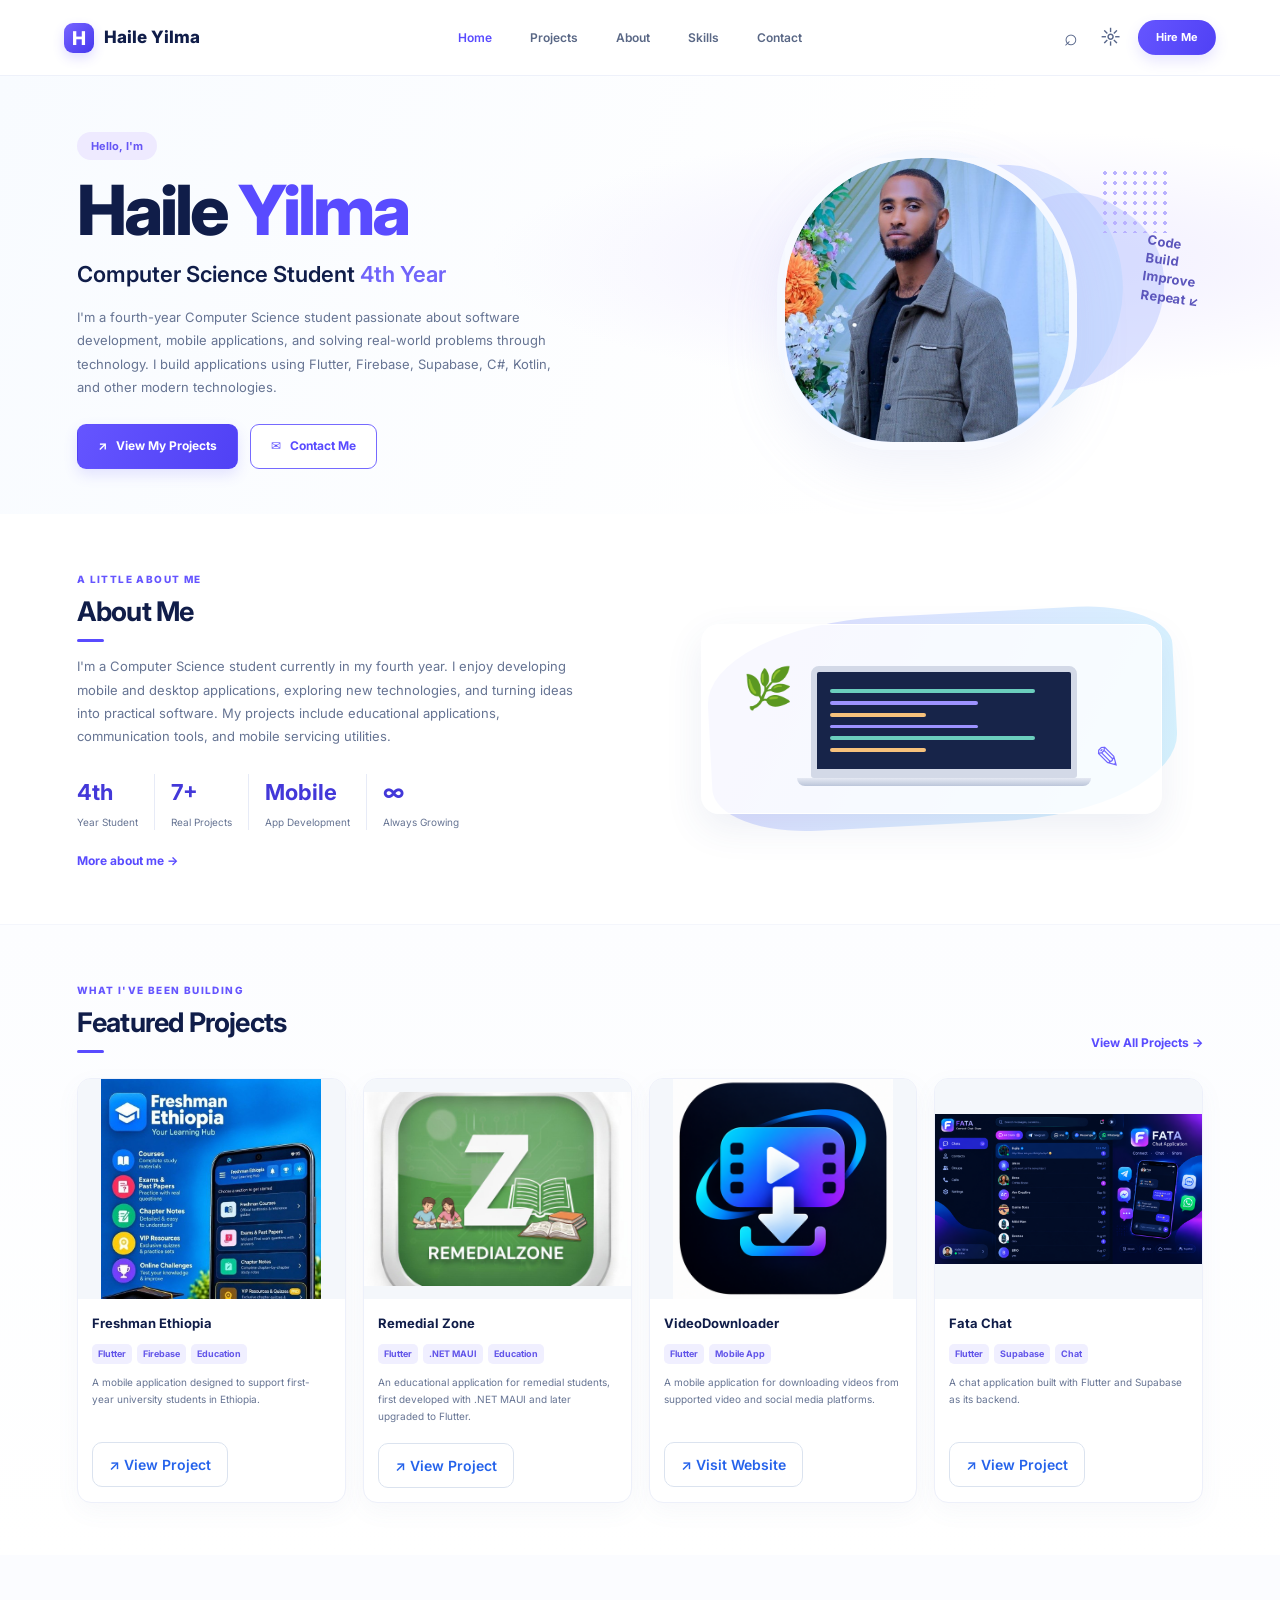
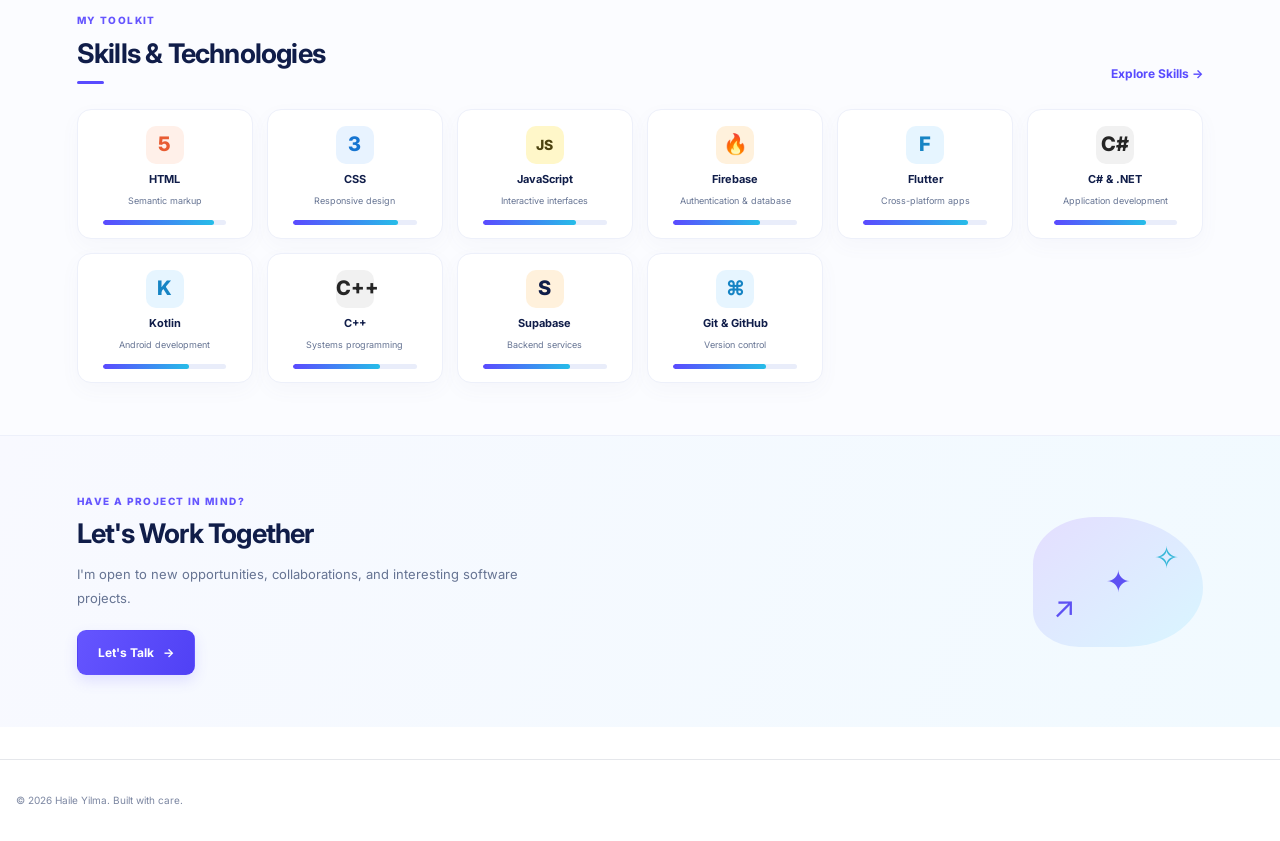
<file: index.html>
<!DOCTYPE html>
<html lang="en">
<head>
  <meta charset="UTF-8">
  <meta name="viewport" content="width=device-width, initial-scale=1.0">
  <meta name="description" content="Haile Yilma — fourth-year Computer Science student, Flutter developer, and software developer.">

  <title>Haile Yilma | Computer Science Student & Developer</title>

  <link rel="preconnect" href="https://fonts.googleapis.com">
  <link rel="preconnect" href="https://fonts.gstatic.com" crossorigin>
  <link href="https://fonts.googleapis.com/css2?family=Inter:wght@400;500;600;700;800&display=swap" rel="stylesheet">

  <link rel="stylesheet" href="css/style.css">
</head>

<body class="home-page">

  <!-- ================= HEADER ================= -->
  <header class="site-header">
    <a class="brand" href="index.html">
      <span class="brand-mark">H</span>
      <span>Haile Yilma</span>
    </a>

    <button
      class="mobile-menu-toggle"
      aria-label="Toggle navigation"
      aria-expanded="false"
    ></button>

    <nav class="main-nav" aria-label="Main navigation">
      <a class="active" href="index.html">Home</a>
      <a href="project.html">Projects</a>
      <a href="about.html">About</a>
      <a href="about.html#skills">Skills</a>
      <a href="contact.html">Contact</a>
    </nav>

    <div class="header-actions">
      <a class="icon-link" href="contact.html" aria-label="Contact">⌕</a>
      <button class="theme-toggle" aria-label="Toggle color theme">☼</button>
      <a class="button button-small button-primary" href="contact.html">Hire Me</a>
    </div>
  </header>

  <main>

    <!-- ================= HERO SECTION ================= -->
    <section class="hero-section">

      <div class="hero-copy">
        <span class="eyebrow-pill">Hello, I'm</span>

        <h1>Haile <span>Yilma</span></h1>

        <h2>
          Computer Science Student
          <span class="year-label">4th Year</span>
        </h2>

        <p>
          I'm a fourth-year Computer Science student passionate about
          software development, mobile applications, and solving real-world
          problems through technology. I build applications using Flutter,
          Firebase, Supabase, C#, Kotlin, and other modern technologies.
        </p>

        <div class="hero-buttons">
          <a class="button button-primary" href="project.html">
            ↗ &nbsp; View My Projects
          </a>

          <a class="button button-outline" href="contact.html">
            ✉ &nbsp; Contact Me
          </a>
        </div>

        
      </div>

      <div class="hero-visual">
        <div class="hero-orb orb-one"></div>
        <div class="hero-orb orb-two"></div>

        <!-- Your actual profile photo -->
        <div class="portrait-placeholder">
          <img
            src="assets/haile-yilmas.jpg"
            alt="Haile Yilma"
            class="profile-photo"
          >
        </div>

        <div class="dot-pattern"></div>

        <div class="hand-note">
          Code<br>
          Build<br>
          Improve<br>
          Repeat ↙
        </div>
      </div>

    </section>

    <!-- ================= ABOUT PREVIEW ================= -->
    <section class="about-preview section-shell">

      <div class="section-copy">
        <span class="section-kicker">A LITTLE ABOUT ME</span>

        <h2>About Me</h2>

        <p>
          I'm a Computer Science student currently in my fourth year.
          I enjoy developing mobile and desktop applications, exploring
          new technologies, and turning ideas into practical software.
          My projects include educational applications, communication
          tools, and mobile servicing utilities.
        </p>

        <div class="stat-row">
          <div>
            <strong>4th</strong>
            <span>Year Student</span>
          </div>

          <div>
            <strong>7+</strong>
            <span>Real Projects</span>
          </div>

          <div>
            <strong>Mobile</strong>
            <span>App Development</span>
          </div>

          <div>
            <strong>∞</strong>
            <span>Always Growing</span>
          </div>
        </div>

        <a class="text-link" href="about.html">
          More about me →
        </a>
      </div>

      <div class="workspace-visual">
        <div class="workspace-shape"></div>

        <div class="workspace-card">
          <div class="workspace-plant">🌿</div>

          <div class="laptop">
            <div class="laptop-screen">
              <div class="code-line long"></div>
              <div class="code-line medium"></div>
              <div class="code-line short"></div>
              <div class="code-line medium"></div>
              <div class="code-line long"></div>
              <div class="code-line short"></div>
            </div>
            <div class="laptop-base"></div>
          </div>

          <div class="notebook">✎</div>
        </div>
      </div>

    </section>

    <!-- ================= FEATURED PROJECTS ================= -->
    <section class="featured-section section-shell">

      <div class="section-heading">
        <div>
          <span class="section-kicker">WHAT I'VE BEEN BUILDING</span>
          <h2>Featured Projects</h2>
        </div>

        <a class="text-link" href="project.html">
          View All Projects →
        </a>
      </div>

      <div class="project-grid">

        <!-- PROJECT 1: FRESHMAN ETHIOPIA -->
        <article class="project-card">

          <div class="project-thumb real-project-thumb">
            <img
              src="assets/freshman-ethiopia.jpg"
              alt="Freshman Ethiopia mobile application"
              loading="lazy"
            >
          </div>

          <div class="project-card-body">
            <h3>Freshman Ethiopia</h3>

            <div class="tag-list">
              <span>Flutter</span>
              <span>Firebase</span>
              <span>Education</span>
            </div>

            <p>
              A mobile application designed to support first-year
              university students in Ethiopia.
            </p>

            <div class="project-links">
              <a href="project.html">↗ View Project</a>
            </div>
          </div>

        </article>

        <!-- PROJECT 2: REMEDIAL ZONE -->
        <article class="project-card">

          <div class="project-thumb real-project-thumb">
            <img
              src="assets/remedial-zone.jpg"
              alt="Remedial Zone educational application"
              loading="lazy"
            >
          </div>

          <div class="project-card-body">
            <h3>Remedial Zone</h3>

            <div class="tag-list">
              <span>Flutter</span>
              <span>.NET MAUI</span>
              <span>Education</span>
            </div>

            <p>
              An educational application for remedial students,
              first developed with .NET MAUI and later upgraded to Flutter.
            </p>

            <div class="project-links">
              <a href="project.html">↗ View Project</a>
            </div>
          </div>

        </article>

        <!-- PROJECT 3: VIDEODOWNLOADER -->
        <article class="project-card">

          <div class="project-thumb real-project-thumb">
            <img
              src="assets/video-downloader.png"
              alt="VideoDownloader mobile application"
              loading="lazy"
            >
          </div>

          <div class="project-card-body">
            <h3>VideoDownloader</h3>

            <div class="tag-list">
              <span>Flutter</span>
              <span>Mobile App</span>
            </div>

            <p>
              A mobile application for downloading videos from supported
              video and social media platforms.
            </p>

            <div class="project-links">
              <a
                href="https://engineeralexo.github.io/VideoDownloader/"
                target="_blank"
                rel="noopener noreferrer"
              >↗ Visit Website</a>
            </div>
          </div>

        </article>

        <!-- PROJECT 4: FATA CHAT -->
        <article class="project-card">

          <div class="project-thumb real-project-thumb">
            <img
              src="assets/fata-chat.png"
              alt="Fata chat application"
              loading="lazy"
            >
          </div>

          <div class="project-card-body">
            <h3>Fata Chat</h3>

            <div class="tag-list">
              <span>Flutter</span>
              <span>Supabase</span>
              <span>Chat</span>
            </div>

            <p>
              A chat application built with Flutter and Supabase
              as its backend.
            </p>

            <div class="project-links">
              <a href="project.html">↗ View Project</a>
            </div>
          </div>

        </article>

      </div>

    </section>

    <!-- ================= SKILLS ================= -->
    <section class="skills-section section-shell" id="skills">

      <div class="section-heading">
        <div>
          <span class="section-kicker">MY TOOLKIT</span>
          <h2>Skills & Technologies</h2>
        </div>

        <a class="text-link" href="about.html#skills">
          Explore Skills →
        </a>
      </div>

      <div class="skills-grid">

        <div class="skill-card">
          <span class="skill-icon html-icon">5</span>
          <b>HTML</b>
          <small>Semantic markup</small>
          <div class="skill-track"><i style="width:90%"></i></div>
        </div>

        <div class="skill-card">
          <span class="skill-icon css-icon">3</span>
          <b>CSS</b>
          <small>Responsive design</small>
          <div class="skill-track"><i style="width:85%"></i></div>
        </div>

        <div class="skill-card">
          <span class="skill-icon js-icon">JS</span>
          <b>JavaScript</b>
          <small>Interactive interfaces</small>
          <div class="skill-track"><i style="width:75%"></i></div>
        </div>

        <div class="skill-card">
          <span class="skill-icon firebase-icon">🔥</span>
          <b>Firebase</b>
          <small>Authentication & database</small>
          <div class="skill-track"><i style="width:70%"></i></div>
        </div>

        <div class="skill-card">
          <span class="skill-icon code-icon">F</span>
          <b>Flutter</b>
          <small>Cross-platform apps</small>
          <div class="skill-track"><i style="width:85%"></i></div>
        </div>

        <div class="skill-card">
          <span class="skill-icon git-icon">C#</span>
          <b>C# & .NET</b>
          <small>Application development</small>
          <div class="skill-track"><i style="width:75%"></i></div>
        </div>

        <div class="skill-card">
          <span class="skill-icon code-icon">K</span>
          <b>Kotlin</b>
          <small>Android development</small>
          <div class="skill-track"><i style="width:70%"></i></div>
        </div>

        <div class="skill-card">
          <span class="skill-icon git-icon">C++</span>
          <b>C++</b>
          <small>Systems programming</small>
          <div class="skill-track"><i style="width:70%"></i></div>
        </div>

        <div class="skill-card">
          <span class="skill-icon firebase-icon">S</span>
          <b>Supabase</b>
          <small>Backend services</small>
          <div class="skill-track"><i style="width:70%"></i></div>
        </div>

        <div class="skill-card">
          <span class="skill-icon code-icon">⌘</span>
          <b>Git & GitHub</b>
          <small>Version control</small>
          <div class="skill-track"><i style="width:75%"></i></div>
        </div>

      </div>

    </section>

    <!-- ================= CONTACT CTA ================= -->
    <section class="contact-cta section-shell">

      <div>
        <span class="section-kicker">HAVE A PROJECT IN MIND?</span>

        <h2>Let's Work Together</h2>

        <p>
          I'm open to new opportunities, collaborations,
          and interesting software projects.
        </p>

        <a class="button button-primary" href="contact.html">
          Let's Talk &nbsp; →
        </a>
      </div>

      <div class="cta-art">
        <span>✦</span>
        <span>✧</span>
        <span>↗</span>
      </div>

    </section>

  </main>

  <!-- ================= FOOTER ================= -->
  <footer class="site-footer" style="text-align: center; padding: 2rem 1rem; border-top: 1px solid #e5e7eb; margin-top: 2rem;">
    <span>
      © <span id="year"></span> Haile Yilma. Built with care.
    </span>
  </footer>

  <script src="js/main.js"></script>

  <!-- Image and layout improvements -->
  <style>
    .portrait-placeholder {
      overflow: hidden;
      padding: 0;
    }

    .profile-photo {
      display: block;
      width: 100%;
      height: 100%;
      object-fit: cover;
      object-position: center;
      border-radius: inherit;
    }

    .real-project-thumb {
      height: 220px;
      overflow: hidden;
      background: #f4f7fb;
    }

    .real-project-thumb img {
      display: block;
      width: 100%;
      height: 100%;
      object-fit: contain;
    }

    .real-project-thumb img[src=""] {
      display: none;
    }
  </style>

</body>
</html>
</file>
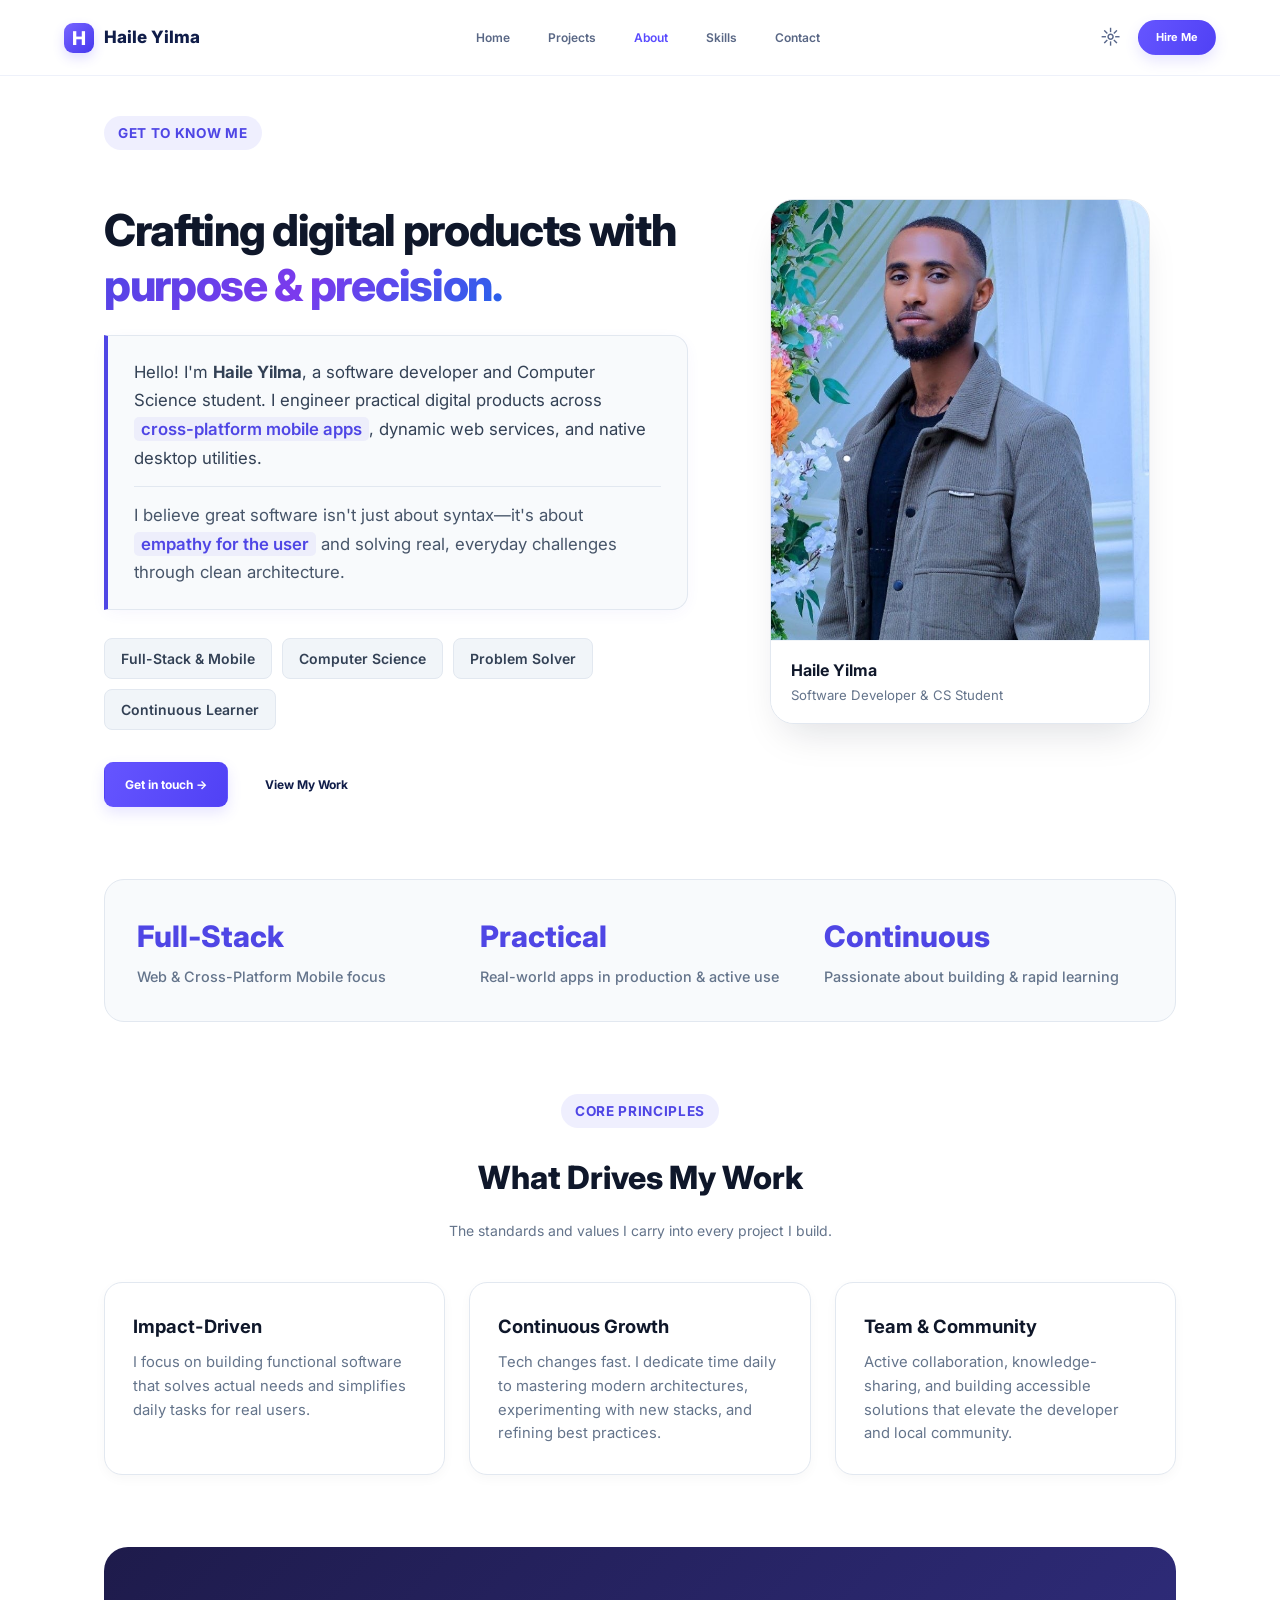
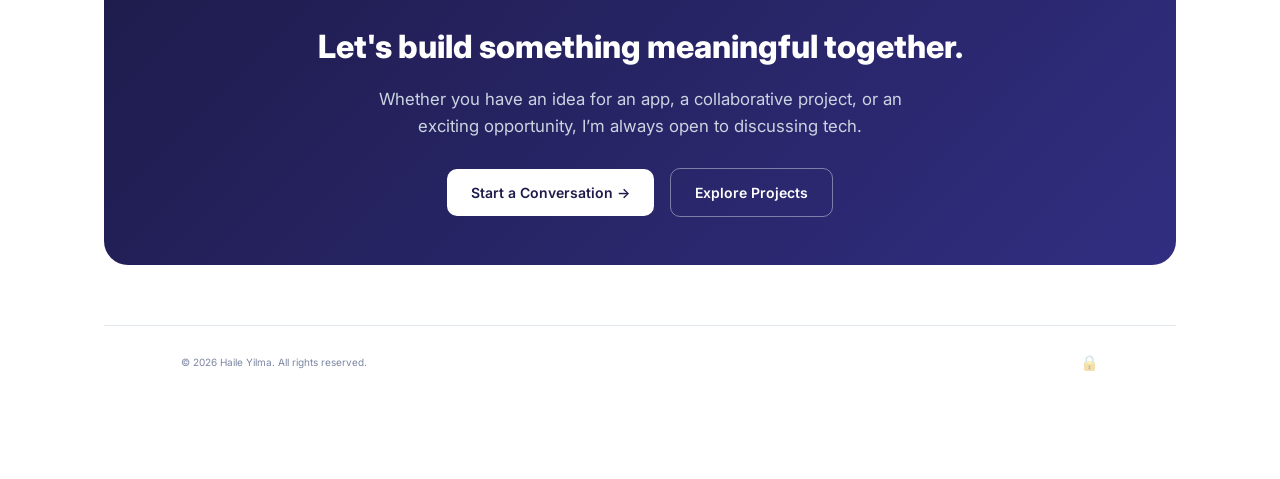
<file: about.html>
<!DOCTYPE html>
<html lang="en">

<head>
    <meta charset="UTF-8">
    <meta name="viewport" content="width=device-width, initial-scale=1.0">
    <meta name="description"
        content="Learn about Haile Yilma, his background, journey as a software developer, and core projects.">

    <title>About | Haile Yilma</title>

    <link rel="preconnect" href="https://fonts.googleapis.com">
    <link href="https://fonts.googleapis.com/css2?family=Inter:wght@400;500;600;700;800&display=swap" rel="stylesheet">
    <link rel="stylesheet" href="css/style.css">

    <style>
        .about-container {
            max-width: 1120px;
            margin: 0 auto;
            padding: 40px 24px 80px;
        }

        /* Hero / Introduction Grid */
        .about-hero-grid {
            display: grid;
            grid-template-columns: 1.15fr 0.85fr;
            gap: 56px;
            align-items: center;
            margin-bottom: 72px;
        }

        .about-badge {
            display: inline-flex;
            align-items: center;
            gap: 8px;
            padding: 6px 14px;
            border-radius: 999px;
            background: rgba(99, 102, 241, 0.1);
            color: #4f46e5;
            font-size: 0.85rem;
            font-weight: 700;
            text-transform: uppercase;
            letter-spacing: 0.05em;
            margin-bottom: 16px;
        }

        /* Modern Punchy Heading with Gradient */
        .about-title {
            font-size: 2.75rem;
            line-height: 1.25;
            font-weight: 800;
            color: #0f172a;
            letter-spacing: -0.03em;
            margin-bottom: 22px;
            max-width: 580px;
        }

        .about-title .gradient-text {
            background: linear-gradient(135deg,
                    #4f46e5 0%,
                    #7c3aed 50%,
                    #2563eb 100%);

            background-clip: text;
            -webkit-background-clip: text;

            color: transparent;
            -webkit-text-fill-color: transparent;

            display: inline-block;
        }

        /* Eye-Catching Description Card */
        .about-highlight-box {
            background: #f8fafc;
            border: 1px solid #e2e8f0;
            border-left: 4px solid #4f46e5;
            border-radius: 0 16px 16px 0;
            padding: 22px 26px;
            margin: 22px 0 28px;
            box-shadow: 0 4px 18px -4px rgba(79, 70, 229, 0.07);
        }

        .box-text {
            font-size: 1.05rem;
            line-height: 1.7;
            color: #334155;
            margin: 0;
        }

        .box-text.secondary {
            color: #475569;
        }

        .box-divider {
            height: 1px;
            background: #e2e8f0;
            margin: 14px 0;
        }

        .text-highlight {
            color: #4f46e5;
            font-weight: 600;
            background: rgba(99, 102, 241, 0.08);
            padding: 2px 7px;
            border-radius: 5px;
        }

        .about-tags {
            display: flex;
            flex-wrap: wrap;
            gap: 10px;
            margin: 0 0 32px;
        }

        .about-tag {
            background: #f1f5f9;
            color: #334155;
            padding: 8px 16px;
            border-radius: 8px;
            font-size: 0.875rem;
            font-weight: 600;
            border: 1px solid #e2e8f0;
            display: inline-flex;
            align-items: center;
            gap: 6px;
        }

        .hero-actions {
            display: flex;
            align-items: center;
            gap: 16px;
        }

        /* Image Frame Card */
        .about-photo-wrapper {
            position: relative;
            display: flex;
            justify-content: center;
        }

        .photo-card {
            position: relative;
            border-radius: 24px;
            overflow: hidden;
            box-shadow: 0 20px 40px -15px rgba(15, 23, 42, 0.15);
            background: #ffffff;
            border: 1px solid #e2e8f0;
            max-width: 380px;
            width: 100%;
        }

        .photo-card img {
            width: 100%;
            height: 440px;
            object-fit: cover;
            display: block;
        }

        .photo-caption {
            padding: 16px 20px;
            background: #ffffff;
            border-top: 1px solid #f1f5f9;
        }

        .photo-caption h4 {
            margin: 0;
            font-size: 1rem;
            font-weight: 700;
            color: #0f172a;
        }

        .photo-caption p {
            margin: 2px 0 0;
            font-size: 0.825rem;
            color: #64748b;
        }

        /* Highlights / Stats Strip */
        .stats-strip {
            display: grid;
            grid-template-columns: repeat(3, 1fr);
            gap: 24px;
            padding: 32px;
            background: #f8fafc;
            border: 1px solid #e2e8f0;
            border-radius: 20px;
            margin-bottom: 72px;
        }

        .stat-item h3 {
            font-size: 1.85rem;
            font-weight: 800;
            color: #4f46e5;
            margin: 0 0 4px;
        }

        .stat-item p {
            margin: 0;
            font-size: 0.9rem;
            color: #64748b;
            font-weight: 500;
        }

        /* Values Grid */
        .section-header {
            text-align: center;
            max-width: 600px;
            margin: 0 auto 40px;
        }

        .section-header h2 {
            font-size: 2rem;
            font-weight: 800;
            color: #0f172a;
            margin: 8px 0;
        }

        .cards-grid {
            display: grid;
            grid-template-columns: repeat(3, 1fr);
            gap: 24px;
            margin-bottom: 72px;
        }

        .value-card {
            background: #ffffff;
            border: 1px solid #e2e8f0;
            border-radius: 18px;
            padding: 28px;
            box-shadow: 0 4px 12px rgba(0, 0, 0, 0.03);
            transition: transform 0.2s ease, box-shadow 0.2s ease;
        }

        .value-card:hover {
            transform: translateY(-4px);
            box-shadow: 0 12px 24px rgba(0, 0, 0, 0.06);
            border-color: #cbd5e1;
        }

        .value-card h3 {
            font-size: 1.15rem;
            font-weight: 700;
            color: #0f172a;
            margin: 0 0 10px;
        }

        .value-card p {
            margin: 0;
            color: #64748b;
            font-size: 0.925rem;
            line-height: 1.6;
        }

        /* CTA Banner */
        .about-cta-banner {
            text-align: center;
            padding: 48px 32px;
            background: linear-gradient(135deg, #1e1b4b 0%, #312e81 100%);
            border-radius: 24px;
            color: #ffffff;
        }

        .about-cta-banner h2 {
            color: #ffffff;
            font-size: 2rem;
            font-weight: 800;
            margin-bottom: 12px;
        }

        .about-cta-banner p {
            color: #cbd5e1;
            max-width: 540px;
            margin: 0 auto 28px;
            font-size: 1.05rem;
            line-height: 1.6;
        }

        .btn-white {
            background: #ffffff;
            color: #1e1b4b;
            font-weight: 600;
            padding: 12px 24px;
            border-radius: 10px;
            text-decoration: none;
            display: inline-block;
            transition: all 0.2s ease;
        }

        .btn-white:hover {
            background: #f1f5f9;
            transform: translateY(-2px);
        }

        .btn-outline-white {
            border: 1px solid rgba(255, 255, 255, 0.4);
            color: #ffffff;
            font-weight: 600;
            padding: 12px 24px;
            border-radius: 10px;
            text-decoration: none;
            display: inline-block;
            margin-left: 12px;
            transition: all 0.2s ease;
        }

        .btn-outline-white:hover {
            background: rgba(255, 255, 255, 0.1);
        }

        /* Subtle discreet footer */
        .site-footer {
            margin-top: 60px;
            padding-top: 24px;
            border-top: 1px solid #e2e8f0;
            display: flex;
            justify-content: space-between;
            align-items: center;
            font-size: 0.85rem;
            color: #94a3b8;
        }

        .footer-admin-link {
            color: #cbd5e1;
            text-decoration: none;
            opacity: 0.35;
            transition: opacity 0.2s ease;
            font-size: 0.95rem;
        }

        .footer-admin-link:hover {
            opacity: 1;
        }

        @media (max-width: 900px) {
            .about-hero-grid {
                grid-template-columns: 1fr;
                gap: 40px;
            }

            .cards-grid,
            .stats-strip {
                grid-template-columns: 1fr;
            }

            .photo-card img {
                height: 380px;
            }
        }
    </style>
</head>

<body class="about-page">

    <!-- SITE HEADER -->
    <header class="site-header">
        <a class="brand" href="index.html">
            <span class="brand-mark">H</span>
            <span>Haile Yilma</span>
        </a>

        <button class="mobile-menu-toggle" aria-label="Toggle navigation">☰</button>

        <nav class="main-nav">
            <a href="index.html">Home</a>
            <a href="project.html">Projects</a>
            <a class="active" href="about.html">About</a>
            <a href="index.html#skills">Skills</a>
            <a href="contact.html">Contact</a>
        </nav>

        <div class="header-actions">
            <button class="theme-toggle" aria-label="Toggle color theme">☼</button>
            <a class="button button-small button-primary" href="contact.html">Hire Me</a>
        </div>
    </header>

    <main class="about-container">

        <!-- 1. HERO & BIO SECTION -->
        <section class="about-hero-grid">
            <div class="about-copy">
                <span class="about-badge">Get To Know Me</span>

                <h1 class="about-title">
                    Crafting digital products with <span class="gradient-text">purpose & precision.</span>
                </h1>

                <!-- Eye-Catching Description Card -->
                <div class="about-highlight-box">
                    <p class="box-text">
                        Hello! I'm <strong>Haile Yilma</strong>, a software developer and Computer Science student. I
                        engineer practical digital products across <span class="text-highlight">cross-platform mobile
                            apps</span>, dynamic web services, and native desktop utilities.
                    </p>
                    <div class="box-divider"></div>
                    <p class="box-text secondary">
                        I believe great software isn't just about syntax—it's about <span class="text-highlight">empathy
                            for the user</span> and solving real, everyday challenges through clean architecture.
                    </p>
                </div>

                <!-- Categorized Highlights -->
                <div class="about-tags">
                    <span class="about-tag">Full-Stack & Mobile</span>
                    <span class="about-tag">Computer Science</span>
                    <span class="about-tag">Problem Solver</span>
                    <span class="about-tag">Continuous Learner</span>
                </div>

                <div class="hero-actions">
                    <a class="button button-primary" href="contact.html">Get in touch →</a>
                    <a class="button" href="project.html">View My Work</a>
                </div>
            </div>

            <!-- Profile Card -->
            <div class="about-photo-wrapper">
                <div class="photo-card">
                    <img src="assets/haile-yilmas.jpg" alt="Haile Yilma">
                    <div class="photo-caption">
                        <h4>Haile Yilma</h4>
                        <p>Software Developer & CS Student</p>
                    </div>
                </div>
            </div>
        </section>

        <!-- 2. QUICK STATS STRIP -->
        <section class="stats-strip">
            <div class="stat-item">
                <h3>Full-Stack</h3>
                <p>Web & Cross-Platform Mobile focus</p>
            </div>
            <div class="stat-item">
                <h3>Practical</h3>
                <p>Real-world apps in production & active use</p>
            </div>
            <div class="stat-item">
                <h3>Continuous</h3>
                <p>Passionate about building & rapid learning</p>
            </div>
        </section>

        <!-- 3. VALUES & PRINCIPLES -->
        <section class="about-values-section">
            <div class="section-header">
                <span class="about-badge">Core Principles</span>
                <h2>What Drives My Work</h2>
                <p style="color: #64748b;">The standards and values I carry into every project I build.</p>
            </div>

            <div class="cards-grid">
                <article class="value-card">
                    <h3>Impact-Driven</h3>
                    <p>I focus on building functional software that solves actual needs and simplifies daily tasks for
                        real users.</p>
                </article>

                <article class="value-card">
                    <h3>Continuous Growth</h3>
                    <p>Tech changes fast. I dedicate time daily to mastering modern architectures, experimenting with
                        new stacks, and refining best practices.</p>
                </article>

                <article class="value-card">
                    <h3>Team & Community</h3>
                    <p>Active collaboration, knowledge-sharing, and building accessible solutions that elevate the
                        developer and local community.</p>
                </article>
            </div>
        </section>

        <!-- 4. BOTTOM CALL TO ACTION -->
        <section class="about-cta-banner">
            <h2>Let's build something meaningful together.</h2>
            <p>
                Whether you have an idea for an app, a collaborative project, or an exciting opportunity, I’m always
                open to discussing tech.
            </p>
            <div>
                <a class="btn-white" href="contact.html">Start a Conversation →</a>
                <a class="btn-outline-white" href="project.html">Explore Projects</a>
            </div>
        </section>

        <!-- 5. FOOTER WITH DISCREET ADMIN GATE -->
        <footer class="site-footer">
            <span>© 2026 Haile Yilma. All rights reserved.</span>
            <a href="admin.html" class="footer-admin-link" title="Admin Portal" aria-label="Admin Portal">🔒</a>
        </footer>

    </main>

    <script src="js/main.js"></script>
    <script>
        // Keyboard Shortcut: Press Ctrl + Shift + A to open admin login directly
        window.addEventListener("keydown", (e) => {
            if (e.ctrlKey && e.shiftKey && e.key.toLowerCase() === "a") {
                window.location.href = "admin.html";
            }
        });
    </script>
</body>

</html>
</file>
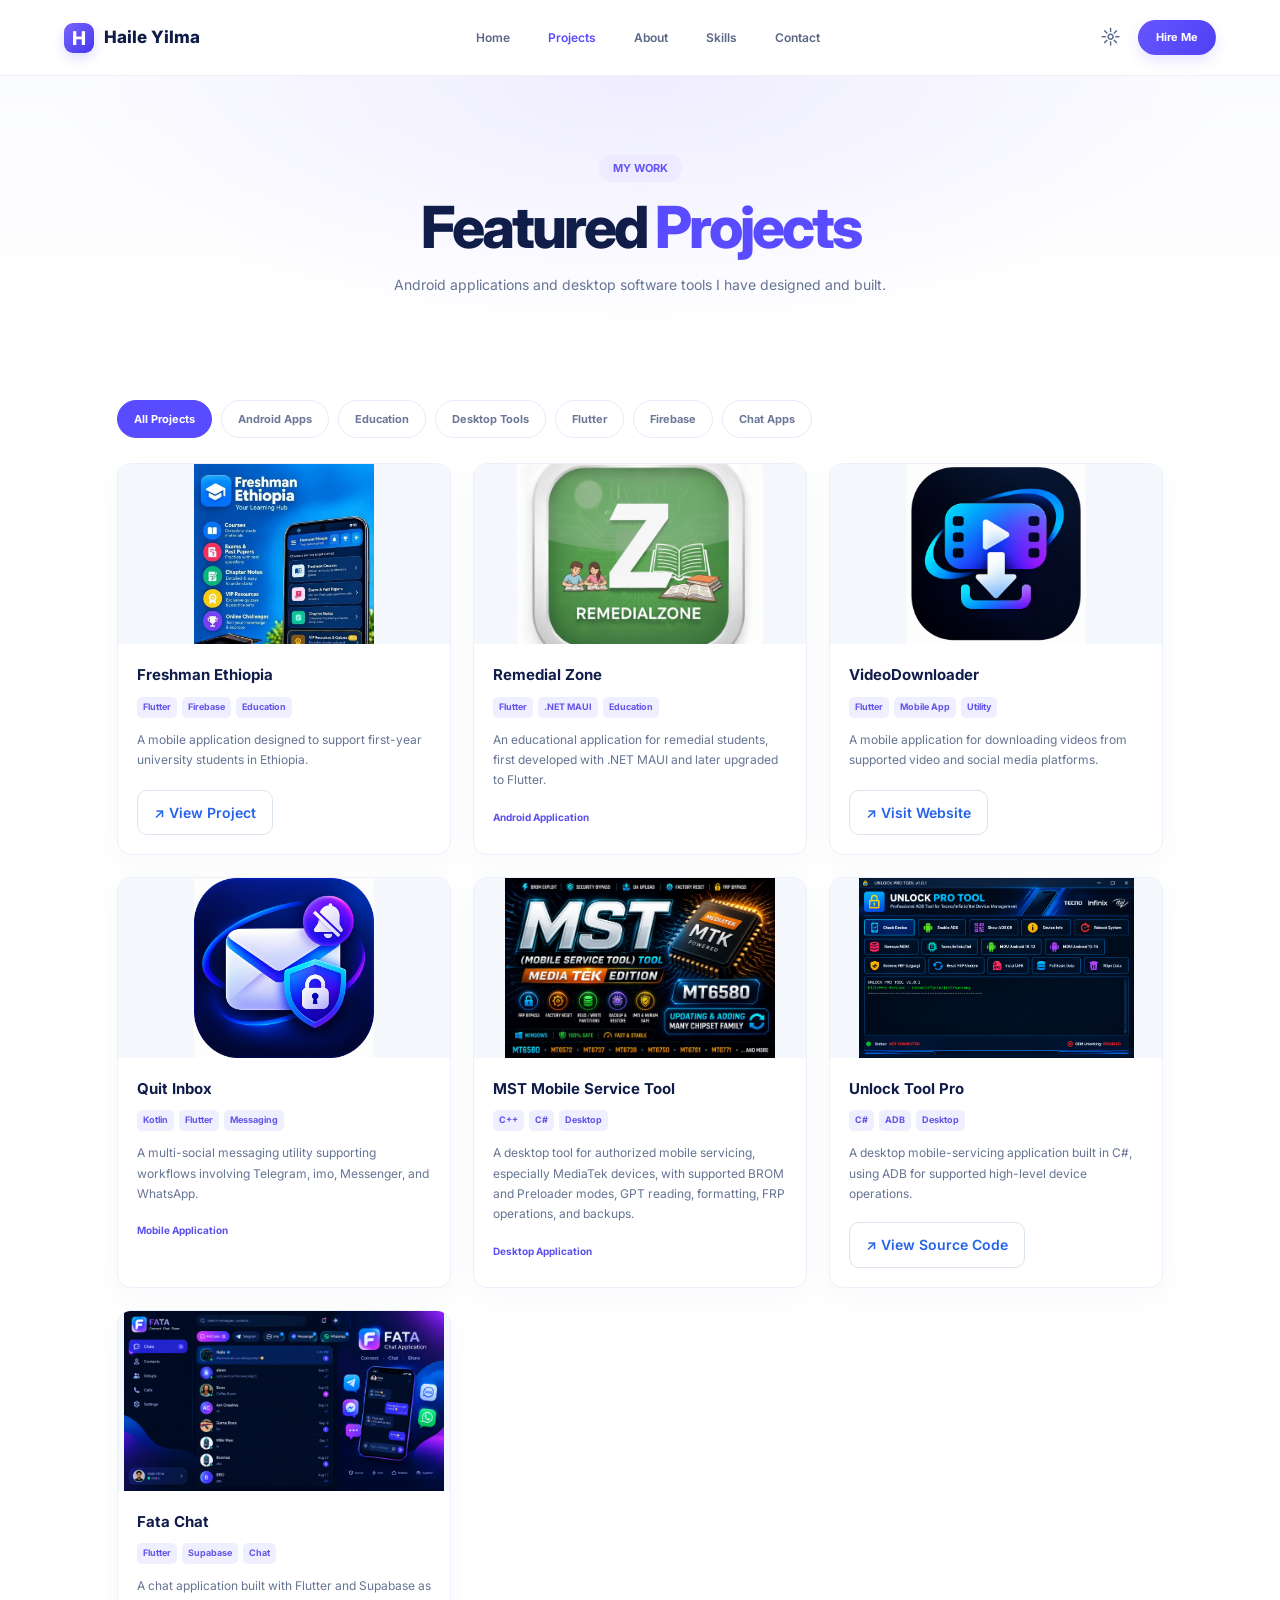
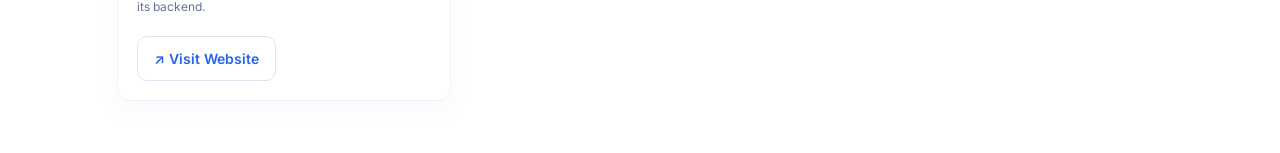
<file: project.html>
<!DOCTYPE html>
<html lang="en">

<head>
  <meta charset="UTF-8">
  <meta name="viewport" content="width=device-width, initial-scale=1.0">
  <title>Projects | Haile Yilma</title>
  <link rel="preconnect" href="https://fonts.googleapis.com">
  <link href="https://fonts.googleapis.com/css2?family=Inter:wght@400;500;600;700;800&display=swap" rel="stylesheet">
  <link rel="stylesheet" href="css/style.css">
</head>

<body class="projects-page">
  <header class="site-header"><a class="brand" href="index.html"><span class="brand-mark">H</span><span>Haile
        Yilma</span></a><button class="mobile-menu-toggle" aria-label="Toggle navigation">☰</button>
    <nav class="main-nav"><a href="index.html">Home</a><a class="active" href="project.html">Projects</a><a
        href="about.html">About</a><a href="about.html#skills">Skills</a><a href="contact.html">Contact</a></nav>
    <div class="header-actions"><button class="theme-toggle" aria-label="Toggle color theme">☼</button><a
        <a class="button button-small button-primary" href="contact.html">Hire Me</a>
  </header>
  <main class="inner-page">
    <section class="page-hero"><span class="eyebrow-pill">MY WORK</span>
      <h1>Featured <span>Projects</span></h1>
      <p>Android applications and desktop software tools I have designed and built.</p>
    </section>
    <section class="projects-page-grid section-shell">
      <div class="filter-row"><button class="filter-button active" data-filter="all">All Projects</button><button
          class="filter-button" data-filter="android">Android Apps</button><button class="filter-button"
          data-filter="education">Education</button><button class="filter-button" data-filter="desktop">Desktop
          Tools</button><button class="filter-button" data-filter="flutter">Flutter</button><button
          class="filter-button" data-filter="firebase">Firebase</button><button class="filter-button"
          data-filter="chat">Chat Apps</button></div>

   
      <div class="project-grid">

        <!-- PROJECT 1: FRESHMAN ETHIOPIA -->
        <article class="project-card" data-category="android flutter firebase education">

          <div class="project-thumb real-project-thumb">
            <img src="assets/freshman-ethiopia.jpg" alt="Freshman Ethiopia mobile application" loading="lazy">
          </div>

          <div class="project-card-body">
            <h3>Freshman Ethiopia</h3>

            <div class="tag-list">
              <span>Flutter</span>
              <span>Firebase</span>
              <span>Education</span>
            </div>

            <p>
              A mobile application designed to support first-year
              university students in Ethiopia.
            </p>

            <div class="project-links">
              <a href="https://engineeralexo.github.io/FreshmanEthiopia/" target="_blank" rel="noopener noreferrer">↗
                View Project</a>
            </div>
          </div>

        </article>

        <!-- PROJECT 2: REMEDIAL ZONE -->
        <article class="project-card" data-category="android flutter maui education">

          <div class="project-thumb real-project-thumb">
            <img src="assets/remedial-zone.jpg" alt="Remedial Zone educational application" loading="lazy">
          </div>

          <div class="project-card-body">
            <h3>Remedial Zone</h3>

            <div class="tag-list">
              <span>Flutter</span>
              <span>.NET MAUI</span>
              <span>Education</span>
            </div>

            <p>
              An educational application for remedial students,
              first developed with .NET MAUI and later upgraded to Flutter.
            </p>

            <div class="project-links">
              <span>Android Application</span>
            </div>
          </div>

        </article>

        <!-- PROJECT 3: VIDEODOWNLOADER -->
        <article class="project-card" data-category="android flutter downloader utility">

          <div class="project-thumb real-project-thumb">
            <img src="assets/video-downloader.png" alt="VideoDownloader mobile application" loading="lazy">
          </div>

          <div class="project-card-body">
            <h3>VideoDownloader</h3>

            <div class="tag-list">
              <span>Flutter</span>
              <span>Mobile App</span>
              <span>Utility</span>
            </div>

            <p>
              A mobile application for downloading videos from supported
              video and social media platforms.
            </p>

            <div class="project-links">
              <a href="https://engineeralexo.github.io/VideoDownloader/" target="_blank" rel="noopener noreferrer">↗
                Visit Website</a>
            </div>
          </div>

        </article>

        <!-- PROJECT 4: QUIT INBOX -->
        <article class="project-card" data-category="android kotlin flutter messaging chat">

          <div class="project-thumb real-project-thumb">
            <img src="assets/quit-inbox.jpg" alt="Quit Inbox messaging application" loading="lazy">
          </div>

          <div class="project-card-body">
            <h3>Quit Inbox</h3>

            <div class="tag-list">
              <span>Kotlin</span>
              <span>Flutter</span>
              <span>Messaging</span>
            </div>

            <p>
              A multi-social messaging utility supporting workflows involving
              Telegram, imo, Messenger, and WhatsApp.
            </p>

            <div class="project-links">
              <span>Mobile Application</span>
            </div>
          </div>

        </article>

        <!-- PROJECT 5: MST MOBILE SERVICE TOOL -->
        <article class="project-card" data-category="desktop cpp csharp mobile-tools">

          <div class="project-thumb real-project-thumb">
            <img src="assets/MST.jpg" alt="MST Mobile Service Tool desktop application" loading="lazy">
          </div>

          <div class="project-card-body">
            <h3>MST Mobile Service Tool</h3>

            <div class="tag-list">
              <span>C++</span>
              <span>C#</span>
              <span>Desktop</span>
            </div>

            <p>
              A desktop tool for authorized mobile servicing, especially
              MediaTek devices, with supported BROM and Preloader modes,
              GPT reading, formatting, FRP operations, and backups.
            </p>

            <div class="project-links">
              <span>Desktop Application</span>
            </div>
          </div>

        </article>

        <!-- PROJECT 6: UNLOCK TOOL PRO -->
        <article class="project-card" data-category="desktop csharp adb mobile-tools">

          <div class="project-thumb real-project-thumb">
            <img src="assets/unlock-tool-pro.png" alt="Unlock Tool Pro desktop application" loading="lazy">
          </div>

          <div class="project-card-body">
            <h3>Unlock Tool Pro</h3>

            <div class="tag-list">
              <span>C#</span>
              <span>ADB</span>
              <span>Desktop</span>
            </div>

            <p>
              A desktop mobile-servicing application built in C#,
              using ADB for supported high-level device operations.
            </p>

            <div class="project-links">
              <a href="https://github.com/EngineerAlexo/Unlock-Pro-Tool" target="_blank" rel="noopener noreferrer">↗
                View Source Code</a>
            </div>
          </div>

        </article>

        <!-- PROJECT 7: FATA CHAT -->
        <article class="project-card" data-category="android flutter supabase chat social">

          <div class="project-thumb real-project-thumb">
            <img src="assets/fata-chat.png" alt="Fata Chat application" loading="lazy">
          </div>

          <div class="project-card-body">
            <h3>Fata Chat</h3>

            <div class="tag-list">
              <span>Flutter</span>
              <span>Supabase</span>
              <span>Chat</span>
            </div>

            <p>
              A chat application built with Flutter and Supabase
              as its backend.
            </p>

            <div class="project-links">
              <a href="https://engineeralexo.github.io/Fata/" target="_blank" rel="noopener noreferrer">↗ Visit
                Website</a>
            </div>
          </div>

        </article>

      </div>
    </section>
  </main>

  <script src="js/main.js"></script>
</body>

</html>
</file>
<file: css/style.css>
/* Haile Yilma portfolio — external stylesheet. Page-specific classes keep sections independent. */
:root {
    --ink: #101d49;
    --muted: #667493;
    --purple: #594bff;
    --purple2: #7867ff;
    --blue: #35b8f4;
    --line: #e7ebf7;
    --surface: #fff;
    --soft: #f7f9ff;
    --shadow: 0 14px 38px rgba(54, 75, 140, .09);
    --radius: 20px
}

* {
    box-sizing: border-box
}

html {
    scroll-behavior: smooth;
    scroll-padding-top: 90px
}

body {
    margin: 0;
    font-family: Inter, system-ui, -apple-system, sans-serif;
    color: var(--ink);
    background: #fff;
    font-size: 14px;
    line-height: 1.65
}

a {
    color: inherit;
    text-decoration: none
}

button,
input,
textarea {
    font: inherit
}

button {
    cursor: pointer
}

.site-header {
    height: 76px;
    padding: 0 clamp(22px, 5vw, 76px);
    display: flex;
    align-items: center;
    justify-content: space-between;
    gap: 24px;
    background: rgba(255, 255, 255, .92);
    border-bottom: 1px solid #eef1fa;
    position: sticky;
    top: 0;
    z-index: 10;
    backdrop-filter: blur(16px)
}

.brand {
    display: inline-flex;
    align-items: center;
    gap: 10px;
    font-size: 17px;
    font-weight: 800;
    white-space: nowrap
}

.brand-mark {
    width: 30px;
    height: 30px;
    display: inline-grid;
    place-items: center;
    color: #fff;
    background: linear-gradient(135deg, #7765ff, #4537ee);
    border-radius: 9px;
    font-weight: 800;
    font-size: 19px;
    box-shadow: 0 5px 12px #594bff30
}

.main-nav {
    display: flex;
    align-items: center;
    gap: clamp(16px, 3vw, 38px)
}

.main-nav a,
.footer-nav a {
    font-size: 12px;
    color: #596785;
    font-weight: 600;
    transition: color .2s
}

.main-nav a:hover,
.main-nav a.active,
.footer-nav a:hover {
    color: var(--purple)
}

.header-actions {
    display: flex;
    align-items: center;
    gap: 12px
}

.icon-link,
.theme-toggle {
    border: 0;
    background: transparent;
    color: #566589;
    font-size: 23px;
    padding: 5px
}

.theme-toggle {
    font-size: 20px
}

.button {
    min-height: 45px;
    display: inline-flex;
    align-items: center;
    justify-content: center;
    gap: 8px;
    padding: 0 20px;
    border: 1px solid transparent;
    border-radius: 9px;
    font-size: 12px;
    font-weight: 700;
    transition: transform .2s, box-shadow .2s, background .2s
}

.button:hover {
    transform: translateY(-2px);
    box-shadow: 0 9px 20px #594bff25
}

.button-primary {
    color: white;
    background: linear-gradient(115deg, #6555ff, #5041f5);
    box-shadow: 0 6px 14px #594bff25
}

.button-outline {
    border-color: #766aff;
    color: #594bff;
    background: white
}

.button-small {
    min-height: 35px;
    padding: 0 17px;
    border-radius: 22px;
    font-size: 11px
}

.mobile-menu-toggle {
    display: none;
    background: none;
    border: 0;
    font-size: 24px;
    color: var(--ink)
}

.hero-section {
    min-height: 430px;
    display: grid;
    grid-template-columns: 1.02fr .98fr;
    align-items: center;
    padding: 56px clamp(24px, 6vw, 90px) 45px;
    background: radial-gradient(ellipse at 78% 42%, #f0edff 0, transparent 36%), linear-gradient(110deg, #f8fbff, #fff 70%);
    overflow: hidden
}

.hero-copy {
    max-width: 590px;
    position: relative;
    z-index: 1
}

.eyebrow-pill {
    display: inline-flex;
    background: #eeeaff;
    color: #6555f5;
    padding: 5px 14px;
    border-radius: 30px;
    font-size: 11px;
    font-weight: 700
}

.hero-copy h1,
.page-hero h1 {
    font-size: clamp(43px, 5.4vw, 70px);
    line-height: 1.08;
    letter-spacing: -3px;
    margin: 13px 0 5px;
    font-weight: 800
}

.hero-copy h1 span,
.page-hero h1 span {
    color: var(--purple)
}

.hero-copy h2 {
    font-size: clamp(17px, 2vw, 22px);
    font-weight: 600;
    margin: 8px 0 14px
}

.year-label {
    color: #7164fa
}

.hero-copy>p,
.section-copy>p,
.contact-cta p {
    max-width: 490px;
    color: var(--muted);
    font-size: 13px;
    line-height: 1.8
}

.hero-buttons {
    display: flex;
    gap: 12px;
    flex-wrap: wrap;
    margin-top: 24px
}

.social-links {
    display: flex;
    gap: 20px;
    margin-top: 25px;
    font-size: 16px;
    font-weight: 800
}

.social-links a:hover {
    color: var(--purple)
}

.hero-visual {
    min-height: 330px;
    position: relative;
    display: grid;
    place-items: center
}

.hero-orb {
    position: absolute;
    border-radius: 48% 52% 59% 41%;
    transform: rotate(-22deg)
}

.orb-one {
    width: 265px;
    height: 255px;
    background: linear-gradient(140deg, #d9d4ff, #d3f1ff);
    right: 14%;
    top: 10%
}

.orb-two {
    width: 180px;
    height: 200px;
    background: #bfc9ff;
    opacity: .52;
    right: 8%;
    top: 18%;
    transform: rotate(32deg)
}

.portrait-placeholder {
    width: min(300px, 76%);
    height: 300px;
    border-radius: 48% 48% 38% 38%;
    background: linear-gradient(145deg, #edf2ff, #dfe8ff);
    position: relative;
    z-index: 1;
    display: flex;
    align-items: center;
    justify-content: center;
    flex-direction: column;
    border: 8px solid #ffffffa8;
    box-shadow: 0 20px 55px #8c9bdb22
}

.portrait-initials {
    font-size: 82px;
    font-weight: 800;
    color: #7b72e9;
    letter-spacing: -7px
}

.portrait-caption {
    font-size: 10px;
    letter-spacing: 2px;
    color: #7782a8;
    font-weight: 700
}

.dot-pattern {
    position: absolute;
    top: 10%;
    right: 6%;
    width: 70px;
    height: 65px;
    background-image: radial-gradient(#b9b1ff 2px, transparent 2px);
    background-size: 10px 10px
}

.hand-note {
    position: absolute;
    right: 0;
    top: 30%;
    font-size: 13px;
    line-height: 1.4;
    color: #5c56bc;
    font-weight: 700;
    transform: rotate(8deg)
}

.section-shell {
    padding: 52px clamp(24px, 6vw, 90px)
}

.about-preview {
    display: grid;
    grid-template-columns: 1fr 1fr;
    gap: 40px;
    align-items: center;
    background: #fff
}

.section-kicker {
    color: #6555ff;
    font-size: 10px;
    letter-spacing: 1.4px;
    font-weight: 800
}

.section-copy h2,
.section-heading h2,
.contact-cta h2,
.contact-info-panel h2 {
    font-size: 27px;
    line-height: 1.2;
    letter-spacing: -.8px;
    margin: 7px 0 13px
}

.section-copy h2:after,
.section-heading h2:after {
    content: "";
    display: block;
    width: 27px;
    height: 3px;
    border-radius: 3px;
    background: var(--purple);
    margin-top: 11px
}

.section-copy>p {
    max-width: 510px
}

.stat-row {
    display: flex;
    gap: 0;
    margin: 25px 0 18px
}

.stat-row>div {
    padding: 0 16px;
    border-right: 1px solid var(--line);
    display: flex;
    flex-direction: column
}

.stat-row>div:first-child {
    padding-left: 0
}

.stat-row>div:last-child {
    border: 0
}

.stat-row strong {
    font-size: 22px;
    color: #4338d9
}

.stat-row span {
    font-size: 10px;
    color: var(--muted);
    margin-top: 4px
}

.text-link {
    color: var(--purple);
    font-weight: 700;
    font-size: 12px
}

.workspace-visual {
    min-height: 230px;
    display: grid;
    place-items: center;
    position: relative
}

.workspace-shape {
    position: absolute;
    inset: 10px 5% 10px 9%;
    border-radius: 38% 20% 38% 22%;
    background: linear-gradient(120deg, #dedbff, #d8f6ff);
    transform: rotate(-3deg)
}

.workspace-card {
    position: relative;
    width: 85%;
    height: 190px;
    background: #ffffffc9;
    border: 1px solid #fff;
    border-radius: 18px;
    display: flex;
    align-items: center;
    justify-content: center;
    gap: 18px;
    box-shadow: var(--shadow)
}

.workspace-plant {
    font-size: 40px;
    align-self: flex-start;
    margin-top: 30px
}

.laptop {
    width: 58%;
    margin-top: 15px
}

.laptop-screen {
    height: 112px;
    background: #172449;
    border: 6px solid #d3d9e7;
    border-bottom-width: 9px;
    border-radius: 8px 8px 3px 3px;
    padding: 17px 13px;
    display: flex;
    flex-direction: column;
    gap: 8px
}

.code-line {
    height: 4px;
    border-radius: 4px;
    background: #6bcebd
}

.code-line.long {
    width: 90%
}

.code-line.medium {
    width: 65%;
    background: #9c92ff
}

.code-line.short {
    width: 42%;
    background: #f6c17c
}

.laptop-base {
    height: 8px;
    width: 110%;
    margin-left: -5%;
    background: linear-gradient(#e5e9f3, #bcc6da);
    border-radius: 0 0 8px 8px
}

.notebook {
    font-size: 30px;
    color: #7064ff;
    align-self: flex-end;
    margin-bottom: 30px
}

.featured-section {
    background: linear-gradient(180deg, #fcfdff, #fff);
    border-top: 1px solid #f4f6fc
}

.section-heading {
    display: flex;
    align-items: end;
    justify-content: space-between;
    gap: 15px;
    margin-bottom: 25px
}

.section-heading h2 {
    margin-bottom: 0
}

.project-grid {
    display: grid;
    grid-template-columns: repeat(4, minmax(0, 1fr));
    gap: 17px
}

.project-card {
    border: 1px solid #edf0fa;
    border-radius: 14px;
    overflow: hidden;
    background: white;
    box-shadow: 0 8px 24px #6474a40d;
    transition: transform .2s, box-shadow .2s
}

.project-card:hover {
    transform: translateY(-4px);
    box-shadow: var(--shadow)
}

.project-thumb {
    height: 132px;
    position: relative;
    overflow: hidden
}

.thumb-portfolio {
    background: linear-gradient(120deg, #101d49, #292c7c 60%, #5d53f9);
    color: #fff;
    padding: 14px
}

.mini-logo {
    font-weight: 800;
    border: 1px solid #a5aaff;
    border-radius: 5px;
    padding: 2px 6px;
    font-size: 10px
}

.mini-title {
    margin-top: 20px;
    font-size: 11px;
    line-height: 1.6
}

.mini-title b {
    font-size: 15px
}

.mini-button {
    height: 9px;
    width: 56px;
    background: #786bff;
    border-radius: 4px;
    margin-top: 10px
}

.thumb-task {
    background: linear-gradient(135deg, #edf3ff, #dce6ff);
    display: grid;
    place-items: center
}

.mock-window {
    width: 72%;
    height: 105px;
    background: #fff;
    border-radius: 8px;
    box-shadow: 0 8px 20px #425d9b22;
    padding: 12px
}

.mock-bar {
    height: 8px;
    width: 40%;
    background: #5e55f7;
    border-radius: 4px;
    margin-bottom: 12px
}

.mock-row {
    height: 13px;
    border: 1px solid #edf0fa;
    border-radius: 4px;
    margin: 6px 0;
    background: linear-gradient(90deg, #e3e8ff 35%, white 35%)
}

.thumb-weather {
    background: linear-gradient(135deg, #4ca7ff, #a5dcff);
    color: #fff;
    padding: 15px
}

.sun-icon {
    font-size: 38px
}

.weather-temp {
    font-size: 36px;
    font-weight: 800;
    position: absolute;
    right: 16px;
    top: 20px
}

.weather-lines {
    height: 4px;
    width: 70%;
    background: #ffffff99;
    margin-top: 10px;
    border-radius: 5px;
    box-shadow: 0 9px #ffffff77, 0 18px #ffffff55
}

.thumb-shop {
    background: linear-gradient(135deg, #edf0ff, #fff0e8);
    display: flex;
    padding: 14px;
    gap: 10px
}

.shop-side {
    width: 24%;
    background: #c9c4ff;
    border-radius: 5px
}

.shop-products {
    display: flex;
    gap: 7px;
    align-items: center;
    flex: 1
}

.shop-products i {
    height: 72px;
    flex: 1;
    background: #fff;
    border-radius: 5px;
    box-shadow: 0 3px 10px #4454a020
}

.shop-products i:nth-child(2) {
    background: #ffe0bf
}

.shop-products i:nth-child(3) {
    background: #d6edff
}

.project-card-body {
    padding: 14px
}

.project-card h3 {
    font-size: 13px;
    margin: 0 0 9px
}

.tag-list {
    display: flex;
    gap: 5px;
    flex-wrap: wrap
}

.tag-list span {
    background: #f0efff;
    color: #6255e9;
    border-radius: 5px;
    padding: 3px 6px;
    font-size: 9px;
    font-weight: 700
}

.project-card p {
    font-size: 10px;
    color: var(--muted);
    line-height: 1.7;
    min-height: 50px
}

.project-links {
    display: flex;
    gap: 13px;
    font-size: 10px;
    font-weight: 700;
    color: #5c51ee
}

.skills-section {
    background: #fbfcff
}

.skills-grid {
    display: grid;
    grid-template-columns: repeat(6, minmax(0, 1fr));
    gap: 14px
}

.skill-card {
    padding: 16px 10px 13px;
    border: 1px solid #edf0fa;
    background: #fff;
    border-radius: 14px;
    display: flex;
    align-items: center;
    flex-direction: column;
    gap: 6px;
    box-shadow: 0 7px 20px #5e6c9c0a
}

.skill-icon {
    width: 38px;
    height: 38px;
    display: grid;
    place-items: center;
    font-size: 20px;
    font-weight: 800;
    border-radius: 10px
}

.html-icon {
    background: #fff0e9;
    color: #e85c32
}

.css-icon {
    background: #e8f3ff;
    color: #1675d1
}

.js-icon {
    background: #fff7c9;
    color: #4c4310;
    font-size: 14px
}

.firebase-icon {
    background: #fff1dc
}

.git-icon {
    background: #f1f1f1;
    color: #252525
}

.code-icon {
    background: #e6f5ff;
    color: #1684c4
}

.skill-card b {
    font-size: 11px
}

.skill-card small {
    font-size: 9px;
    color: var(--muted);
    text-align: center
}

.skill-track {
    height: 5px;
    width: 80%;
    background: #e9edfa;
    border-radius: 9px;
    margin-top: 5px;
    overflow: hidden
}

.skill-track i {
    display: block;
    height: 100%;
    background: linear-gradient(90deg, #5b4aff, #26bde8);
    border-radius: 9px
}

.contact-cta {
    display: flex;
    justify-content: space-between;
    align-items: center;
    background: linear-gradient(110deg, #f8f9ff, #f1faff);
    border-top: 1px solid #edf0fa
}

.contact-cta p {
    margin-bottom: 20px
}

.cta-art {
    width: 170px;
    height: 130px;
    border-radius: 40% 60% 50% 30%;
    background: linear-gradient(140deg, #e4deff, #d9f6ff);
    display: grid;
    place-items: center;
    color: #5e51f3;
    font-size: 30px;
    position: relative
}

.cta-art span:nth-child(2) {
    position: absolute;
    right: 24px;
    top: 16px;
    color: #36b7d9
}

.cta-art span:nth-child(3) {
    position: absolute;
    bottom: 15px;
    left: 20px
}

.site-footer {
    display: flex;
    align-items: center;
    justify-content: space-between;
    gap: 20px;
    padding: 24px clamp(24px, 6vw, 90px);
    border-top: 1px solid #edf0fa;
    background: #fff
}

.site-footer>span {
    font-size: 10px;
    color: #7b86a1
}

.footer-nav {
    display: flex;
    gap: 20px
}

.inner-page {
    min-height: 70vh
}

.page-hero {
    text-align: center;
    padding: 78px 24px 52px;
    background: radial-gradient(ellipse at 50% 0, #efedff, transparent 65%), linear-gradient(#fbfcff, #fff)
}

.page-hero h1 {
    font-size: clamp(40px, 5vw, 58px);
    margin: 14px 0
}

.page-hero p {
    color: var(--muted);
    margin: 0 auto;
    max-width: 560px
}

.about-detail {
    display: grid;
    grid-template-columns: .75fr 1.25fr;
    gap: 65px;
    align-items: center;
    max-width: 1100px;
    margin: auto
}

.about-avatar {
    min-height: 300px;
    border-radius: 38% 38% 25% 25%;
    background: linear-gradient(140deg, #dcd8ff, #d5f5ff);
    display: grid;
    place-items: center;
    box-shadow: inset 0 0 0 12px #ffffff90
}

.about-avatar span {
    font-size: 80px;
    font-weight: 800;
    color: #7569e8;
    letter-spacing: -6px
}

.about-detail-copy h2 {
    font-size: 28px;
    margin: 8px 0
}

.about-detail-copy p {
    color: var(--muted);
    line-height: 1.9
}

.info-chips {
    display: flex;
    gap: 8px;
    flex-wrap: wrap;
    margin: 22px 0
}

.info-chips span {
    background: #f2f1ff;
    color: #5145c9;
    padding: 8px 11px;
    border-radius: 8px;
    font-size: 11px;
    font-weight: 600
}

.inner-skills {
    background: #fafbff
}

.inner-skills .skills-grid {
    grid-template-columns: repeat(4, minmax(0, 1fr))
}

.projects-page-grid {
    max-width: 1200px;
    margin: auto
}

.filter-row {
    display: flex;
    gap: 9px;
    flex-wrap: wrap;
    margin-bottom: 25px
}

.filter-button {
    padding: 9px 16px;
    border: 1px solid #e7eafa;
    background: #fff;
    color: #6c7897;
    border-radius: 20px;
    font-size: 11px;
    font-weight: 700
}

.filter-button.active,
.filter-button:hover {
    background: var(--purple);
    border-color: var(--purple);
    color: #fff
}

.projects-page-grid .project-grid {
    grid-template-columns: repeat(3, minmax(0, 1fr));
    gap: 22px
}

.projects-page-grid .project-thumb {
    height: 180px
}

.projects-page-grid .project-card-body {
    padding: 19px
}

.projects-page-grid .project-card h3 {
    font-size: 15px
}

.projects-page-grid .project-card p {
    font-size: 12px;
    min-height: 42px
}

.contact-layout {
    display: grid;
    grid-template-columns: .85fr 1.15fr;
    gap: 28px;
    max-width: 1100px;
    margin: auto
}

.contact-info-panel,
.contact-form {
    padding: clamp(22px, 4vw, 40px);
    border: 1px solid #edf0fa;
    border-radius: 20px;
    box-shadow: var(--shadow);
    background: white
}

.contact-info-panel {
    background: linear-gradient(145deg, #fbfbff, #f0faff)
}

.contact-info-panel h2 {
    margin-top: 10px
}

.contact-info-panel>p,
.contact-form>p {
    font-size: 12px;
    color: var(--muted);
    line-height: 1.8
}

.contact-detail {
    display: flex;
    gap: 13px;
    align-items: center;
    margin: 23px 0
}

.contact-detail-icon {
    width: 40px;
    height: 40px;
    display: grid;
    place-items: center;
    border-radius: 12px;
    background: #e9e7ff;
    color: #5b4bff;
    font-size: 19px
}

.contact-detail div {
    display: flex;
    flex-direction: column
}

.contact-detail small {
    font-size: 10px;
    color: #7c87a2
}

.contact-detail div>span,
.contact-detail a {
    font-size: 12px;
    font-weight: 600
}

.contact-art {
    height: 130px;
    border-radius: 16px;
    background: linear-gradient(130deg, #e7e3ff, #dff7ff);
    display: flex;
    align-items: center;
    justify-content: space-evenly;
    color: #5c51ec;
    font-weight: 800
}

.contact-art span:first-child {
    font-size: 35px
}

.contact-art span:last-child {
    font-size: 26px
}

.contact-form h2 {
    margin: 0;
    font-size: 24px
}

.contact-form label,
.auth-card label {
    display: flex;
    flex-direction: column;
    gap: 7px;
    font-size: 11px;
    font-weight: 700;
    color: #334064;
    margin-top: 17px
}

.contact-form input,
.contact-form textarea,
.auth-card input {
    width: 100%;
    border: 1px solid #e3e8f5;
    border-radius: 8px;
    padding: 12px 13px;
    background: #fcfdff;
    color: var(--ink);
    outline: none;
    font-size: 12px;
    resize: vertical;
    transition: border .2s, box-shadow .2s
}

.contact-form input:focus,
.contact-form textarea:focus,
.auth-card input:focus {
    border-color: #8c82ff;
    box-shadow: 0 0 0 3px #766aff18
}

.form-two-columns {
    display: grid;
    grid-template-columns: 1fr 1fr;
    gap: 14px
}

.form-submit {
    width: 100%;
    margin-top: 20px
}

.form-status {
    font-size: 10px !important;
    color: #7984a0 !important;
    margin: 12px 0 0 !important
}

.auth-page {
    min-height: 100vh;
    background: radial-gradient(ellipse at 15% 20%, #e9e7ff, transparent 35%), radial-gradient(ellipse at 85% 80%, #e1f6ff, transparent 38%), #f9faff
}

.auth-layout {
    min-height: 100vh;
    display: grid;
    place-items: center;
    padding: 70px 20px;
    position: relative;
    overflow: hidden
}

.auth-brand {
    position: absolute;
    top: 28px;
    left: clamp(24px, 6vw, 80px)
}

.auth-card {
    width: min(100%, 420px);
    position: relative;
    z-index: 1;
    background: #ffffffed;
    border: 1px solid #fff;
    border-radius: 20px;
    padding: 36px;
    box-shadow: 0 24px 70px #5263a522;
    text-align: center
}

.auth-logo {
    display: flex;
    align-items: center;
    justify-content: center;
    gap: 10px;
    font-size: 17px;
    font-weight: 800
}

.auth-card h1 {
    font-size: 25px;
    margin: 23px 0 3px
}

.auth-subtitle {
    font-size: 12px;
    color: var(--muted);
    margin: 0 0 23px
}

.auth-card label {
    text-align: left
}

.auth-submit {
    width: 100%;
    margin-top: 23px
}

.auth-divider {
    display: flex;
    align-items: center;
    gap: 12px;
    margin: 25px 0;
    color: #8a94ad;
    font-size: 9px;
    letter-spacing: 1px
}

.auth-divider:before,
.auth-divider:after {
    content: "";
    height: 1px;
    flex: 1;
    background: #e9edf7
}

.auth-footnote {
    position: absolute;
    bottom: 20px;
    font-size: 10px;
    color: #7884a0
}

.auth-decoration {
    position: absolute;
    border-radius: 50%;
    filter: blur(1px);
    opacity: .6
}

.decor-a {
    width: 240px;
    height: 240px;
    background: #dcd8ff;
    top: 16%;
    left: 12%
}

.decor-b {
    width: 190px;
    height: 190px;
    background: #d2f3ff;
    right: 12%;
    bottom: 14%
}

body.soft-dark {
    --ink: #edf0ff;
    --muted: #aeb9d6;
    --line: #313b5e;
    --surface: #1b2340;
    --soft: #171e37;
    background: #12182d;
    color: var(--ink)
}

body.soft-dark .site-header,
body.soft-dark .site-footer,
body.soft-dark .project-card,
body.soft-dark .skill-card,
body.soft-dark .contact-form,
body.soft-dark .contact-info-panel,
body.soft-dark .about-preview {
    background: #1b2340;
    border-color: #2d3759
}

body.soft-dark .hero-section,
body.soft-dark .featured-section,
body.soft-dark .skills-section,
body.soft-dark .contact-cta,
body.soft-dark .page-hero,
body.soft-dark .inner-skills {
    background: #171e37
}

body.soft-dark .button-outline,
body.soft-dark .filter-button {
    background: #202949;
    color: #c5caff;
    border-color: #4b4b8c
}

body.soft-dark input,
body.soft-dark textarea {
    background: #151d35;
    color: #fff;
    border-color: #394365
}

body.soft-dark .main-nav a,
body.soft-dark .footer-nav a {
    color: #b9c4e0
}

@media(max-width:1000px) {
    .main-nav {
        gap: 15px
    }

    .project-grid {
        grid-template-columns: repeat(2, minmax(0, 1fr))
    }

    .skills-grid {
        grid-template-columns: repeat(3, minmax(0, 1fr))
    }

    .hero-section {
        padding-left: 5vw;
        padding-right: 5vw
    }

    .hero-copy h1 {
        font-size: 52px
    }

    .stat-row>div {
        padding: 0 10px
    }

    .site-header {
        padding: 0 25px
    }
}

@media(max-width:760px) {
    .site-header {
        height: 68px;
        gap: 12px
    }

    .mobile-menu-toggle {
        display: block;
        order: 3
    }

    .main-nav {
        display: none;
        position: absolute;
        top: 67px;
        left: 12px;
        right: 12px;
        padding: 18px;
        background: #fff;
        border: 1px solid var(--line);
        border-radius: 14px;
        box-shadow: var(--shadow);
        flex-direction: column;
        align-items: stretch;
        gap: 0
    }

    .main-nav.open {
        display: flex
    }

    .main-nav a {
        padding: 12px
    }

    .header-actions {
        margin-left: auto
    }

    .header-actions .icon-link {
        display: none
    }

    .hero-section {
        grid-template-columns: 1fr;
        padding-top: 45px
    }

    .hero-copy {
        max-width: 620px
    }

    .hero-copy h1 {
        font-size: clamp(43px, 12vw, 62px)
    }

    .hero-visual {
        min-height: 280px;
        margin-top: 15px
    }

    .portrait-placeholder {
        height: 250px;
        width: 245px
    }

    .orb-one {
        right: 25%;
        width: 230px;
        height: 225px
    }

    .orb-two {
        right: 20%
    }

    .hand-note {
        right: 8%
    }

    .about-preview,
    .about-detail,
    .contact-layout {
        grid-template-columns: 1fr
    }

    .workspace-visual {
        order: -1
    }

    .about-preview {
        gap: 12px
    }

    .section-shell {
        padding: 42px 22px
    }

    .project-grid,
    .projects-page-grid .project-grid {
        grid-template-columns: repeat(2, minmax(0, 1fr))
    }

    .projects-page-grid .project-thumb {
        height: 145px
    }

    .skills-grid,
    .inner-skills .skills-grid {
        grid-template-columns: repeat(3, minmax(0, 1fr))
    }

    .about-detail {
        gap: 30px
    }

    .about-avatar {
        min-height: 220px
    }

    .contact-layout {
        gap: 18px
    }

    .site-footer {
        flex-wrap: wrap
    }

    .site-footer>span {
        width: 100%
    }

    .auth-card {
        padding: 28px 23px
    }
}

@media(max-width:480px) {
    .brand {
        font-size: 14px
    }

    .brand-mark {
        width: 27px;
        height: 27px
    }

    .header-actions .button {
        padding: 0 12px
    }

    .hero-buttons .button {
        padding: 0 14px
    }

    .hero-copy h2 {
        font-size: 17px
    }

    .stat-row {
        justify-content: space-between
    }

    .stat-row>div {
        padding: 0 8px
    }

    .stat-row strong {
        font-size: 18px
    }

    .stat-row span {
        font-size: 9px
    }

    .section-heading {
        align-items: start;
        flex-direction: column
    }

    .project-grid,
    .projects-page-grid .project-grid {
        grid-template-columns: 1fr
    }

    .project-thumb,
    .projects-page-grid .project-thumb {
        height: 175px
    }

    .skills-grid,
    .inner-skills .skills-grid {
        grid-template-columns: repeat(2, minmax(0, 1fr))
    }

    .cta-art {
        width: 100px;
        height: 100px;
        flex-shrink: 0
    }

    .contact-cta h2 {
        font-size: 23px
    }

    .footer-nav {
        gap: 13px
    }

    .footer-nav a {
        font-size: 10px
    }

    .form-two-columns {
        grid-template-columns: 1fr;
        gap: 0
    }

    .contact-info-panel,
    .contact-form {
        padding: 23px
    }

    .page-hero {
        padding: 55px 20px 38px
    }

    .page-hero h1 {
        letter-spacing: -2px
    }

    .about-avatar span {
        font-size: 65px
    }
}


/* Real Android app project thumbnails — separate visual styles per project */
.thumb-freshman {
    background: linear-gradient(135deg, #e9fff6 0%, #d6f4eb 45%, #dfe9ff 100%);
    padding: 15px 16px;
    color: #153b50
}

.app-icon {
    width: 48px;
    height: 48px;
    border-radius: 15px;
    display: grid;
    place-items: center;
    font-size: 24px;
    font-weight: 800;
    box-shadow: 0 8px 18px #1c42601a;
    position: absolute;
    left: 17px;
    top: 15px
}

.app-icon-freshman {
    background: linear-gradient(140deg, #10a978, #087f9b);
    color: white
}

.app-icon-freshman span {
    font-size: 11px;
    position: absolute;
    right: 7px;
    top: 4px
}

.app-preview-title {
    position: absolute;
    left: 78px;
    top: 16px;
    font-size: 13px;
    line-height: 1.25;
    color: #183e56
}

.app-preview-title b {
    font-size: 17px
}

.app-preview-sub {
    position: absolute;
    left: 17px;
    bottom: 17px;
    font-size: 9px;
    font-weight: 700;
    color: #3d7180
}

.app-preview-lines {
    position: absolute;
    left: 17px;
    right: 17px;
    bottom: 39px;
    display: flex;
    gap: 6px
}

.app-preview-lines i {
    height: 17px;
    flex: 1;
    background: #ffffffc9;
    border: 1px solid #cbe9e1;
    border-radius: 5px
}

.thumb-remedial {
    background: linear-gradient(135deg, #fff0d8, #ffe2cb 48%, #f0e5ff);
    padding: 15px
}

.app-icon-remedial {
    background: linear-gradient(135deg, #ff9b47, #ef5c67);
    color: white
}

.thumb-remedial .app-preview-title {
    left: 77px;
    top: 23px;
    color: #693d55
}

.thumb-remedial .app-preview-sub {
    left: 16px;
    bottom: 15px;
    color: #865c71
}

.remedial-subjects {
    position: absolute;
    right: 16px;
    bottom: 37px;
    display: flex;
    gap: 5px
}

.remedial-subjects i {
    font-style: normal;
    width: 23px;
    height: 23px;
    border-radius: 7px;
    background: #fff;
    color: #8d57a3;
    display: grid;
    place-items: center;
    font-size: 10px;
    font-weight: 800;
    box-shadow: 0 3px 8px #6c3c5712
}

.thumb-downloader {
    background: linear-gradient(135deg, #e6edff, #d8e4ff 52%, #e6ddff);
    padding: 15px;
    color: #243d7a
}

.download-ring {
    position: absolute;
    left: 18px;
    top: 17px;
    width: 58px;
    height: 58px;
    border-radius: 50%;
    background: linear-gradient(135deg, #6656f6, #397de9);
    display: grid;
    place-items: center;
    color: white;
    box-shadow: 0 8px 18px #4e56bd35
}

.download-ring span {
    font-size: 34px;
    font-weight: 500
}

.download-preview-title {
    position: absolute;
    left: 91px;
    top: 18px;
    font-size: 18px;
    font-weight: 800;
    line-height: 1.25
}

.download-progress {
    position: absolute;
    left: 18px;
    right: 18px;
    bottom: 34px;
    height: 7px;
    border-radius: 8px;
    background: #ffffffc7;
    overflow: hidden
}

.download-progress i {
    display: block;
    width: 78%;
    height: 100%;
    border-radius: 8px;
    background: linear-gradient(90deg, #5a4bf4, #27b5dc)
}

.download-check {
    position: absolute;
    left: 18px;
    bottom: 13px;
    font-size: 9px;
    font-weight: 700;
    color: #5267a5
}


/* Individual app-icon inspired artwork for Haile Yilma's real projects */
.app-thumb {
    height: 180px;
    position: relative;
    overflow: hidden;
    padding: 17px;
    isolation: isolate
}

.app-icon-art {
    width: 58px;
    height: 58px;
    position: absolute;
    left: 18px;
    top: 18px;
    border-radius: 18px;
    display: grid;
    place-items: center;
    font-size: 26px;
    font-weight: 800;
    color: #fff;
    box-shadow: 0 9px 22px #20375b22;
    z-index: 2
}

.app-icon-art span {
    font-size: 11px;
    position: absolute;
    right: 8px;
    top: 5px
}

.app-icon-title {
    position: absolute;
    left: 91px;
    top: 24px;
    font-size: 12px;
    line-height: 1.35;
    letter-spacing: .4px;
    z-index: 2
}

.app-icon-title b {
    font-size: 17px
}

.app-icon-caption {
    position: absolute;
    left: 18px;
    bottom: 17px;
    font-size: 9px;
    font-weight: 800;
    letter-spacing: 1px;
    z-index: 2;
    opacity: .78
}

.freshman-app {
    background: linear-gradient(135deg, #e5fff3, #ccefe5 55%, #dbe9ff);
    color: #174c50
}

.freshman-app .app-icon-art {
    background: linear-gradient(140deg, #10b981, #087f8c)
}

.icon-orbit {
    position: absolute;
    border: 1px solid #4aa99545;
    border-radius: 50%;
    right: -20px;
    bottom: -85px;
    width: 190px;
    height: 190px
}

.orbit-b {
    width: 135px;
    height: 135px;
    right: 8px;
    bottom: -58px
}

.remedial-app {
    background: linear-gradient(135deg, #fff0d9, #ffe0d3 55%, #eee1ff);
    color: #713e5d
}

.remedial-app .app-icon-art {
    background: linear-gradient(140deg, #ff9b45, #ed5c78)
}

.subject-icons {
    position: absolute;
    right: 17px;
    bottom: 37px;
    display: flex;
    gap: 5px
}

.subject-icons i {
    font-style: normal;
    width: 24px;
    height: 24px;
    display: grid;
    place-items: center;
    border-radius: 8px;
    background: #fff;
    color: #8c55a1;
    font-size: 10px;
    font-weight: 800;
    box-shadow: 0 3px 10px #694c6312
}

.remedial-app .app-icon-caption {
    color: #86556d
}

.downloader-app {
    background: linear-gradient(135deg, #e4ecff, #d8e2ff 55%, #e8e0ff);
    color: #283d83
}

.downloader-app .app-icon-art {
    background: linear-gradient(145deg, #6654f5, #347ee8);
    font-size: 37px
}

.download-chip,
.device-chip,
.adb-chip {
    position: absolute;
    left: 18px;
    bottom: 17px;
    border-radius: 7px;
    background: #ffffffb8;
    padding: 6px 9px;
    font-size: 8px;
    font-weight: 800;
    letter-spacing: .5px;
    color: #4858a0
}

.download-track {
    position: absolute;
    left: 18px;
    right: 18px;
    bottom: 8px;
    height: 4px;
    border-radius: 5px;
    background: #ffffffb8
}

.download-track i {
    display: block;
    width: 76%;
    height: 100%;
    background: #4c74f0;
    border-radius: 5px
}

.quit-inbox-app {
    background: linear-gradient(135deg, #e2fff8, #d7f3f2 52%, #e2e9ff);
    color: #145c5b
}

.quit-inbox-app .app-icon-art {
    background: linear-gradient(145deg, #10b9a5, #2471d9)
}

.social-bubbles {
    position: absolute;
    right: 17px;
    bottom: 38px;
    display: flex;
    gap: 5px
}

.social-bubbles i {
    font-style: normal;
    width: 25px;
    height: 25px;
    border-radius: 9px;
    background: #fff;
    display: grid;
    place-items: center;
    color: #258b9a;
    font-size: 11px;
    font-weight: 800;
    box-shadow: 0 3px 9px #234b5412
}

.quit-inbox-app .app-icon-caption {
    color: #367e7d
}

.mst-app {
    background: linear-gradient(135deg, #e6f7ff, #d5e9ff 58%, #e0e7ff);
    color: #183e6a
}

.mst-app .app-icon-art {
    background: linear-gradient(145deg, #164e87, #1d9dc2);
    font-size: 15px;
    border-radius: 15px
}

.device-chip {
    bottom: 17px;
    color: #22527c
}

.terminal-lines {
    position: absolute;
    right: 19px;
    bottom: 39px;
    width: 74px;
    display: grid;
    gap: 5px
}

.terminal-lines i {
    height: 4px;
    border-radius: 5px;
    background: #78c4e7
}

.terminal-lines i:nth-child(2) {
    width: 70%;
    background: #6496ed
}

.terminal-lines i:nth-child(3) {
    width: 48%;
    background: #55bda7
}

.unlock-app {
    background: linear-gradient(135deg, #fff0e5, #ffe1d4 55%, #f4e3ff);
    color: #713d55
}

.unlock-app .app-icon-art {
    background: linear-gradient(145deg, #e65d6c, #9b54d4)
}

.adb-chip {
    color: #92526a
}

.unlock-circuit {
    position: absolute;
    right: 20px;
    bottom: 32px;
    display: flex;
    align-items: center;
    gap: 5px
}

.unlock-circuit i {
    display: block;
    width: 12px;
    height: 12px;
    border: 2px solid #cf8da7;
    border-radius: 4px
}

.unlock-circuit i:nth-child(2),
.unlock-circuit i:nth-child(4) {
    transform: translateY(-7px);
    border-color: #a98bdd
}

.fata-app {
    background: linear-gradient(135deg, #e9e4ff, #dcdfff 55%, #d5f5ff);
    color: #433a8b
}

.fata-app .app-icon-art {
    background: linear-gradient(145deg, #6b5cf6, #388be8)
}

.chat-bubbles {
    position: absolute;
    right: 19px;
    bottom: 34px;
    width: 66px;
    height: 42px
}

.chat-bubbles i {
    position: absolute;
    display: block;
    width: 38px;
    height: 21px;
    border-radius: 9px;
    background: #fff;
    box-shadow: 0 4px 10px #4e52a31a
}

.chat-bubbles i:nth-child(1) {
    right: 0;
    top: 0;
    background: #bfc7ff
}

.chat-bubbles i:nth-child(2) {
    left: 0;
    top: 13px;
    background: #fff
}

.chat-bubbles i:nth-child(3) {
    right: 0;
    bottom: 0;
    width: 22px;
    height: 5px;
    background: #a6aef7
}

@media(max-width:760px) {

    .projects-page-grid .project-thumb,
    .app-thumb {
        height: 165px
    }
}


.real-project-thumb {
  height: 220px;
  overflow: hidden;
  background: #f4f7fb;
}

.real-project-thumb img {
  display: block;
  width: 100%;
  height: 100%;
  object-fit: contain;
}




/* Professional project action links */
.project-links {
  display: flex;
  flex-wrap: wrap;
  gap: 12px;
  margin-top: 18px;
}

.project-links a {
  display: inline-flex;
  align-items: center;
  justify-content: center;
  gap: 8px;
  padding: 10px 16px;
  border: 1px solid #dbe3ef;
  border-radius: 10px;
  background: #ffffff;
  color: #2563eb;
  font-size: 14px;
  font-weight: 600;
  text-decoration: none;
  transition: background 0.2s ease,
              border-color 0.2s ease,
              transform 0.2s ease;
}

.project-links a:hover {
  background: #eff6ff;
  border-color: #93c5fd;
  transform: translateY(-2px);
}

.project-links a:focus-visible {
  outline: 3px solid #93c5fd;
  outline-offset: 3px;
}







/* About page: personal values and vision */
.about-values {
    margin-top: 56px;
}

.about-values .skills-grid {
    margin-top: 24px;
}

.about-values .skill-card {
    padding: 26px;
}

.about-values .skill-card small {
    display: block;
    margin-top: 10px;
    line-height: 1.8;
}

.about-cta {
    margin-top: 64px;
    margin-bottom: 64px;
    padding: 36px;
    text-align: center;
    border-radius: 24px;
    background: var(--surface, #f8fafc);
}

.about-cta h2 {
    margin: 12px 0;
}

.about-cta p {
    max-width: 620px;
    margin: 0 auto 24px;
    line-height: 1.8;
    color: var(--text-muted, #64748b);
}

.about-cta .button {
    margin: 5px;
}

@media (max-width: 600px) {
    .about-values,
    .about-cta {
        margin-top: 36px;
    }

    .about-cta {
        padding: 24px 18px;
    }
}

/* About page: text left, profile image right */
.about-two-column {
    display: grid;
    grid-template-columns: minmax(0, 1.5fr) minmax(240px, 0.8fr);
    align-items: center;
    gap: 55px;
}

.about-profile-right {
    width: 100%;
    max-width: 320px;
    height: 360px;
    justify-self: center;
    overflow: hidden;
    border-radius: 28px;
}

.about-profile-right img {
    display: block;
    width: 100%;
    height: 100%;
    object-fit: cover;
    object-position: center;
}

.about-values {
    margin-top: 55px;
}

.about-cta {
    margin-top: 55px;
    margin-bottom: 55px;
    padding: 32px;
    text-align: center;
    border-radius: 24px;
    background: var(--surface, #f8fafc);
}

.about-cta p {
    max-width: 620px;
    margin: 12px auto 22px;
    line-height: 1.8;
}

.about-cta .button {
    margin: 5px;
}

@media (max-width: 700px) {
    .about-two-column {
        grid-template-columns: 1fr;
        gap: 28px;
    }

    .about-profile-right {
        grid-row: 1;
        max-width: 230px;
        height: 260px;
    }

    .about-cta {
        padding: 24px 16px;
    }
}
</file>
